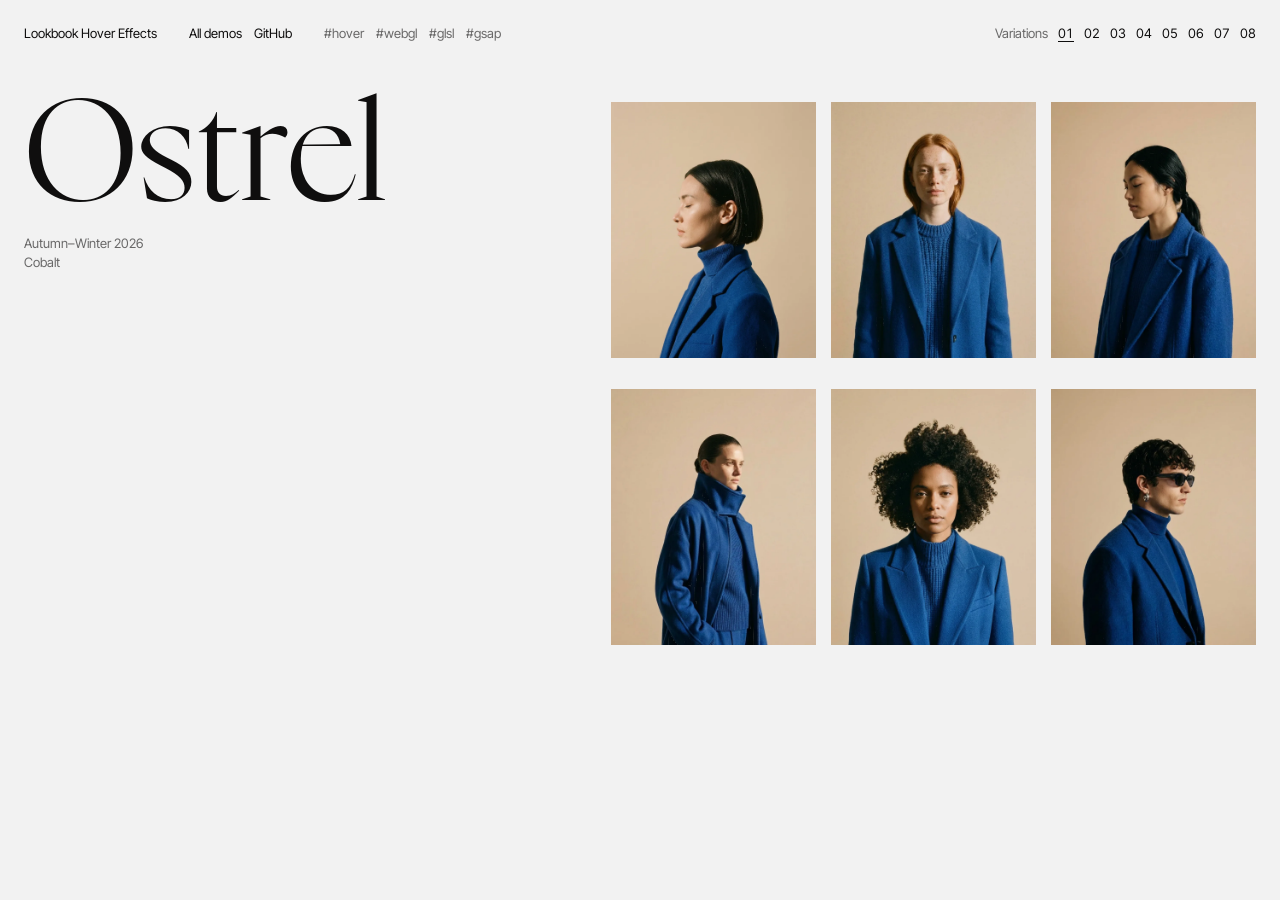
<file: index.html>
<!DOCTYPE html>
<html lang="en" class="no-js">
  <head>
    <meta charset="UTF-8" />
    <meta name="viewport" content="width=device-width, initial-scale=1" />
    <title>Lookbook Hover Effects | Demo 1 | Codrops</title>
    <meta name="description" content="Hover a photograph and a card's colour reaches its shadows before its highlights, so the picture draws the card's jagged edge. A WebGL and GSAP hover effect." />
    <meta name="keywords" content="hover effect, image hover, image grid, WebGL, GLSL shaders, GSAP" />
    <link rel="canonical" href="https://tympanus.net/Demos/LookbookHoverEffects/" />
    <meta name="theme-color" content="#f2f2f2" />
    <meta property="og:type" content="website" />
    <meta property="og:site_name" content="Codrops" />
    <meta property="og:title" content="Lookbook Hover Effects | Demo 1 | Codrops" />
    <meta property="og:description" content="Hover a photograph and a card's colour reaches its shadows before its highlights, so the picture draws the card's jagged edge. A WebGL and GSAP hover effect." />
    <meta property="og:url" content="https://tympanus.net/Demos/LookbookHoverEffects/" />
    <meta property="og:image" content="https://tympanus.net/Demos/LookbookHoverEffects/og-image.jpg" />
    <meta property="og:image:width" content="1200" />
    <meta property="og:image:height" content="630" />
    <meta property="og:image:alt" content="A lookbook grid of six portraits in cobalt on a beige backdrop; in one, the card’s colour has filled the model’s silhouette before the backdrop" />
    <meta name="twitter:card" content="summary_large_image" />
    <meta name="twitter:site" content="@codrops" />
    <meta name="twitter:title" content="Lookbook Hover Effects | Demo 1 | Codrops" />
    <meta name="twitter:description" content="Hover a photograph and a card's colour reaches its shadows before its highlights, so the picture draws the card's jagged edge. A WebGL and GSAP hover effect." />
    <meta name="twitter:image" content="https://tympanus.net/Demos/LookbookHoverEffects/og-image.jpg" />
    <meta name="twitter:image:alt" content="A lookbook grid of six portraits in cobalt on a beige backdrop; in one, the card’s colour has filled the model’s silhouette before the backdrop" />
    <link rel="icon" type="image/svg+xml" href="https://tympanus.net/favicon/favicon.svg" />
    <link rel="shortcut icon" href="https://tympanus.net/favicon/favicon.ico" />
    <link rel="preconnect" href="https://fonts.googleapis.com" />
    <link rel="preconnect" href="https://fonts.gstatic.com" crossorigin />
    <link rel="stylesheet" href="https://fonts.googleapis.com/css2?family=Inter+Tight:wght@400;600&display=swap" />
    <link rel="stylesheet" type="text/css" href="css/base.css" />
    <script>
      document.documentElement.className = 'js';
    </script>
    <!-- Added on the live server only, leave commented out in the repo -->
    <!--script src="//tympanus.net/codrops/adpacks/analytics.js"></script-->
  </head>

  <body class="demo-1 loading" data-effect="shadow-first">
    <header class="frame">
      <h1 class="frame__title">Lookbook Hover Effects</h1>
      <nav class="frame__links" aria-label="Demo links">
        <a href="https://tympanus.net/codrops/hub/">All demos</a>
        <a href="https://github.com/codrops/LookbookHoverEffects">GitHub</a>
      </nav>
      <nav class="frame__tags" aria-label="Tags">
        <a href="https://tympanus.net/codrops/hub/tag/hover/">#hover</a>
        <a href="https://tympanus.net/codrops/hub/tag/webgl/">#webgl</a>
        <a href="https://tympanus.net/codrops/hub/tag/glsl/">#glsl</a>
        <a href="https://tympanus.net/codrops/hub/tag/gsap/">#gsap</a>
      </nav>
      <nav class="frame__demos" aria-label="Variations">
        <span class="frame__demos-label">Variations</span>
        <span class="frame__demo frame__demo--current" aria-current="page">01</span>
        <a class="frame__demo" href="index2.html">02</a>
        <a class="frame__demo" href="index3.html">03</a>
        <a class="frame__demo" href="index4.html">04</a>
        <a class="frame__demo" href="index5.html">05</a>
        <a class="frame__demo" href="index6.html">06</a>
        <a class="frame__demo" href="index7.html">07</a>
        <a class="frame__demo" href="index8.html">08</a>
      </nav>
    </header>
    <main class="lookbook">
      <div class="lookbook__head">
        <h2 class="lookbook__brand">Ostrel</h2>
        <p class="lookbook__meta">Autumn–Winter 2026<br />Cobalt</p>
      </div>
      <ul class="looks">
        <li>
          <figure class="look">
            <img class="look__img" src="img/01/1.webp" width="960" height="1200" alt="Model with a sleek dark bob in profile, eyes closed, in a cobalt coat and rollneck against a plain beige backdrop" />
            <figcaption class="look__card">
              <span class="look__label">Look</span>
              <span class="look__num">01</span>
              <span class="look__pieces">Cobalt wool coat<br />Ribbed rollneck</span>
            </figcaption>
          </figure>
        </li>
        <li>
          <figure class="look">
            <img class="look__img" src="img/01/2.webp" width="960" height="1200" alt="Model with a copper bob facing the camera in a cobalt suit jacket and cable knit" />
            <figcaption class="look__card">
              <span class="look__label">Look</span>
              <span class="look__num">02</span>
              <span class="look__pieces">Cobalt suit<br />Cable knit</span>
            </figcaption>
          </figure>
        </li>
        <li>
          <figure class="look">
            <img class="look__img" src="img/01/3.webp" width="960" height="1200" alt="Model with black hair tied back, eyes lowered, in a long cobalt coat over a fine knit" />
            <figcaption class="look__card">
              <span class="look__label">Look</span>
              <span class="look__num">03</span>
              <span class="look__pieces">Long wool coat<br />Fine knit</span>
            </figcaption>
          </figure>
        </li>
        <li>
          <figure class="look">
            <img class="look__img" src="img/01/4.webp" width="960" height="1200" alt="Model with a slicked-back bun in a cobalt funnel-collar coat, looking away" />
            <figcaption class="look__card">
              <span class="look__label">Look</span>
              <span class="look__num">04</span>
              <span class="look__pieces">Funnel-collar coat<br />Rib knit</span>
            </figcaption>
          </figure>
        </li>
        <li>
          <figure class="look">
            <img class="look__img" src="img/01/5.webp" width="960" height="1200" alt="Model with natural curls facing the camera in a cobalt blazer over a rollneck" />
            <figcaption class="look__card">
              <span class="look__label">Look</span>
              <span class="look__num">05</span>
              <span class="look__pieces">Double-face blazer<br />Rollneck</span>
            </figcaption>
          </figure>
        </li>
        <li>
          <figure class="look">
            <img class="look__img" src="img/01/6.webp" width="960" height="1200" alt="Model with a curly fringe in profile, in dark sunglasses, a silver ear cuff and a cobalt coat" />
            <figcaption class="look__card">
              <span class="look__label">Look</span>
              <span class="look__num">06</span>
              <span class="look__pieces">Rollneck coat<br />Silver ear cuff</span>
            </figcaption>
          </figure>
        </li>
      </ul>
    </main>
    <script src="js/gsap.min.js"></script>
    <script type="module" src="js/index.js"></script>
    <!-- Added on the live server only, leave commented out in the repo -->
    <!--script src="https://tympanus.net/codrops/adpacks/cda_sponsor.js"></script-->
  </body>
</html>
</file>
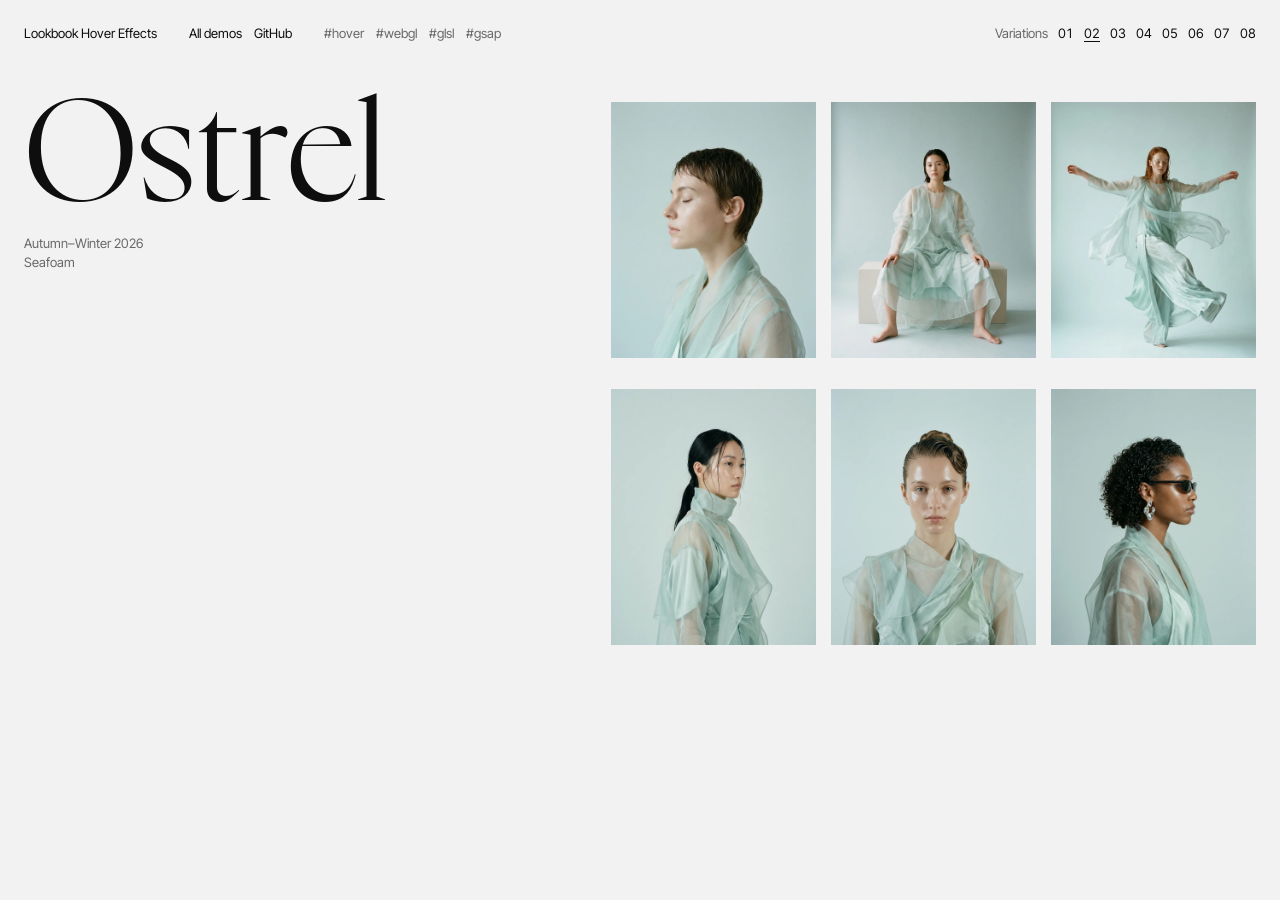
<file: index2.html>
<!DOCTYPE html>
<html lang="en" class="no-js">
  <head>
    <meta charset="UTF-8" />
    <meta name="viewport" content="width=device-width, initial-scale=1" />
    <title>Lookbook Hover Effects | Demo 2 | Codrops</title>
    <meta name="description" content="Hover a photograph and a drop of liquid glass swells from its middle, bending the picture in around it as a card shows through. A WebGL and GSAP hover effect." />
    <meta name="keywords" content="hover effect, image hover, image grid, WebGL, GLSL shaders, GSAP" />
    <link rel="canonical" href="https://tympanus.net/Demos/LookbookHoverEffects/index2.html" />
    <meta name="theme-color" content="#f2f2f2" />
    <meta property="og:type" content="website" />
    <meta property="og:site_name" content="Codrops" />
    <meta property="og:title" content="Lookbook Hover Effects | Demo 2 | Codrops" />
    <meta property="og:description" content="Hover a photograph and a drop of liquid glass swells from its middle, bending the picture in around it as a card shows through. A WebGL and GSAP hover effect." />
    <meta property="og:url" content="https://tympanus.net/Demos/LookbookHoverEffects/index2.html" />
    <meta property="og:image" content="https://tympanus.net/Demos/LookbookHoverEffects/og-image.jpg" />
    <meta property="og:image:width" content="1200" />
    <meta property="og:image:height" content="630" />
    <meta property="og:image:alt" content="A lookbook grid of six portraits in cobalt on a beige backdrop; in one, the card’s colour has filled the model’s silhouette before the backdrop" />
    <meta name="twitter:card" content="summary_large_image" />
    <meta name="twitter:site" content="@codrops" />
    <meta name="twitter:title" content="Lookbook Hover Effects | Demo 2 | Codrops" />
    <meta name="twitter:description" content="Hover a photograph and a drop of liquid glass swells from its middle, bending the picture in around it as a card shows through. A WebGL and GSAP hover effect." />
    <meta name="twitter:image" content="https://tympanus.net/Demos/LookbookHoverEffects/og-image.jpg" />
    <meta name="twitter:image:alt" content="A lookbook grid of six portraits in cobalt on a beige backdrop; in one, the card’s colour has filled the model’s silhouette before the backdrop" />
    <link rel="icon" type="image/svg+xml" href="https://tympanus.net/favicon/favicon.svg" />
    <link rel="shortcut icon" href="https://tympanus.net/favicon/favicon.ico" />
    <link rel="preconnect" href="https://fonts.googleapis.com" />
    <link rel="preconnect" href="https://fonts.gstatic.com" crossorigin />
    <link rel="stylesheet" href="https://fonts.googleapis.com/css2?family=Inter+Tight:wght@400;600&display=swap" />
    <link rel="stylesheet" type="text/css" href="css/base.css" />
    <script>
      document.documentElement.className = 'js';
    </script>
    <!-- Added on the live server only, leave commented out in the repo -->
    <!--script src="//tympanus.net/codrops/adpacks/analytics.js"></script-->
  </head>

  <body class="demo-2 loading" data-effect="glass">
    <header class="frame">
      <h1 class="frame__title">Lookbook Hover Effects</h1>
      <nav class="frame__links" aria-label="Demo links">
        <a href="https://tympanus.net/codrops/hub/">All demos</a>
        <a href="https://github.com/codrops/LookbookHoverEffects">GitHub</a>
      </nav>
      <nav class="frame__tags" aria-label="Tags">
        <a href="https://tympanus.net/codrops/hub/tag/hover/">#hover</a>
        <a href="https://tympanus.net/codrops/hub/tag/webgl/">#webgl</a>
        <a href="https://tympanus.net/codrops/hub/tag/glsl/">#glsl</a>
        <a href="https://tympanus.net/codrops/hub/tag/gsap/">#gsap</a>
      </nav>
      <nav class="frame__demos" aria-label="Variations">
        <span class="frame__demos-label">Variations</span>
        <a class="frame__demo" href="index.html">01</a>
        <span class="frame__demo frame__demo--current" aria-current="page">02</span>
        <a class="frame__demo" href="index3.html">03</a>
        <a class="frame__demo" href="index4.html">04</a>
        <a class="frame__demo" href="index5.html">05</a>
        <a class="frame__demo" href="index6.html">06</a>
        <a class="frame__demo" href="index7.html">07</a>
        <a class="frame__demo" href="index8.html">08</a>
      </nav>
    </header>
    <main class="lookbook">
      <div class="lookbook__head">
        <h2 class="lookbook__brand">Ostrel</h2>
        <p class="lookbook__meta">Autumn–Winter 2026<br />Seafoam</p>
      </div>
      <ul class="looks">
        <li>
          <figure class="look">
            <img class="look__img" src="img/02/1.webp" width="960" height="1200" alt="Model with a wet-look pixie cut in profile, eyes closed, in sheer mint organza" />
            <figcaption class="look__card">
              <span class="look__label">Look</span>
              <span class="look__num">01</span>
              <span class="look__pieces">Organza shirt<br />Silk slip</span>
            </figcaption>
          </figure>
        </li>
        <li>
          <figure class="look">
            <img class="look__img" src="img/02/2.webp" width="960" height="1200" alt="Model with a dark bob seated barefoot on a plinth in layered sheer mint organza" />
            <figcaption class="look__card">
              <span class="look__label">Look</span>
              <span class="look__num">02</span>
              <span class="look__pieces">Layered organza<br />Silk trousers</span>
            </figcaption>
          </figure>
        </li>
        <li>
          <figure class="look">
            <img class="look__img" src="img/02/3.webp" width="960" height="1200" alt="Model with wet copper hair, arms out, in flowing sheer seafoam layers" />
            <figcaption class="look__card">
              <span class="look__label">Look</span>
              <span class="look__num">03</span>
              <span class="look__pieces">Organza coat<br />Bias skirt</span>
            </figcaption>
          </figure>
        </li>
        <li>
          <figure class="look">
            <img class="look__img" src="img/02/4.webp" width="960" height="1200" alt="Model with long black hair tied back in a high-collared sheer mint jacket" />
            <figcaption class="look__card">
              <span class="look__label">Look</span>
              <span class="look__num">04</span>
              <span class="look__pieces">Sheer funnel jacket<br />Silk shell</span>
            </figcaption>
          </figure>
        </li>
        <li>
          <figure class="look">
            <img class="look__img" src="img/02/5.webp" width="960" height="1200" alt="Model with a slicked-back bun facing the camera in draped sheer mint organza" />
            <figcaption class="look__card">
              <span class="look__label">Look</span>
              <span class="look__num">05</span>
              <span class="look__pieces">Draped organza<br />Silk camisole</span>
            </figcaption>
          </figure>
        </li>
        <li>
          <figure class="look">
            <img class="look__img" src="img/02/6.webp" width="960" height="1200" alt="Model with natural curls in profile, in dark sunglasses, a sculpted silver earring and sheer mint layers" />
            <figcaption class="look__card">
              <span class="look__label">Look</span>
              <span class="look__num">06</span>
              <span class="look__pieces">Sheer trench<br />Sculpted earring</span>
            </figcaption>
          </figure>
        </li>
      </ul>
    </main>
    <script src="js/gsap.min.js"></script>
    <script type="module" src="js/index.js"></script>
    <!-- Added on the live server only, leave commented out in the repo -->
    <!--script src="https://tympanus.net/codrops/adpacks/cda_sponsor.js"></script-->
  </body>
</html>
</file>
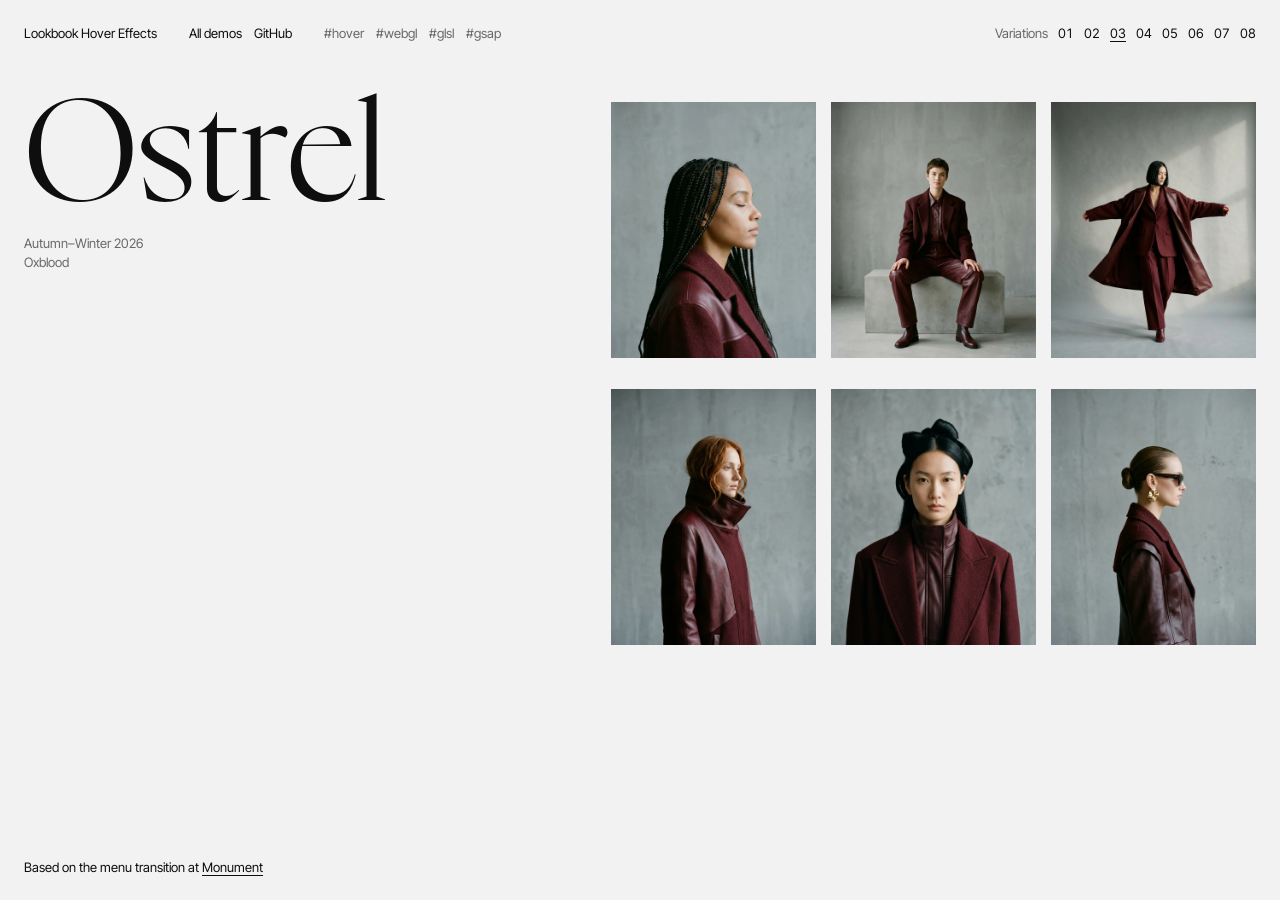
<file: index3.html>
<!DOCTYPE html>
<html lang="en" class="no-js">
  <head>
    <meta charset="UTF-8" />
    <meta name="viewport" content="width=device-width, initial-scale=1" />
    <title>Lookbook Hover Effects | Demo 3 | Codrops</title>
    <meta name="description" content="Hover a photograph and a card reaches in after the pointer, its edge jagged while you move and straight when you stop. A CSS clip-path and GSAP hover effect." />
    <meta name="keywords" content="hover effect, image hover, image grid, CSS clip-path, GSAP" />
    <link rel="canonical" href="https://tympanus.net/Demos/LookbookHoverEffects/index3.html" />
    <meta name="theme-color" content="#f2f2f2" />
    <meta property="og:type" content="website" />
    <meta property="og:site_name" content="Codrops" />
    <meta property="og:title" content="Lookbook Hover Effects | Demo 3 | Codrops" />
    <meta property="og:description" content="Hover a photograph and a card reaches in after the pointer, its edge jagged while you move and straight when you stop. A CSS clip-path and GSAP hover effect." />
    <meta property="og:url" content="https://tympanus.net/Demos/LookbookHoverEffects/index3.html" />
    <meta property="og:image" content="https://tympanus.net/Demos/LookbookHoverEffects/og-image.jpg" />
    <meta property="og:image:width" content="1200" />
    <meta property="og:image:height" content="630" />
    <meta property="og:image:alt" content="A lookbook grid of six portraits in cobalt on a beige backdrop; in one, the card’s colour has filled the model’s silhouette before the backdrop" />
    <meta name="twitter:card" content="summary_large_image" />
    <meta name="twitter:site" content="@codrops" />
    <meta name="twitter:title" content="Lookbook Hover Effects | Demo 3 | Codrops" />
    <meta name="twitter:description" content="Hover a photograph and a card reaches in after the pointer, its edge jagged while you move and straight when you stop. A CSS clip-path and GSAP hover effect." />
    <meta name="twitter:image" content="https://tympanus.net/Demos/LookbookHoverEffects/og-image.jpg" />
    <meta name="twitter:image:alt" content="A lookbook grid of six portraits in cobalt on a beige backdrop; in one, the card’s colour has filled the model’s silhouette before the backdrop" />
    <link rel="icon" type="image/svg+xml" href="https://tympanus.net/favicon/favicon.svg" />
    <link rel="shortcut icon" href="https://tympanus.net/favicon/favicon.ico" />
    <link rel="preconnect" href="https://fonts.googleapis.com" />
    <link rel="preconnect" href="https://fonts.gstatic.com" crossorigin />
    <link rel="stylesheet" href="https://fonts.googleapis.com/css2?family=Inter+Tight:wght@400;600&display=swap" />
    <link rel="stylesheet" type="text/css" href="css/base.css" />
    <script>
      document.documentElement.className = 'js';
    </script>
    <!-- Added on the live server only, leave commented out in the repo -->
    <!--script src="//tympanus.net/codrops/adpacks/analytics.js"></script-->
  </head>

  <body class="demo-3 loading" data-effect="reach">
    <header class="frame">
      <h1 class="frame__title">Lookbook Hover Effects</h1>
      <nav class="frame__links" aria-label="Demo links">
        <a href="https://tympanus.net/codrops/hub/">All demos</a>
        <a href="https://github.com/codrops/LookbookHoverEffects">GitHub</a>
      </nav>
      <nav class="frame__tags" aria-label="Tags">
        <a href="https://tympanus.net/codrops/hub/tag/hover/">#hover</a>
        <a href="https://tympanus.net/codrops/hub/tag/webgl/">#webgl</a>
        <a href="https://tympanus.net/codrops/hub/tag/glsl/">#glsl</a>
        <a href="https://tympanus.net/codrops/hub/tag/gsap/">#gsap</a>
      </nav>
      <nav class="frame__demos" aria-label="Variations">
        <span class="frame__demos-label">Variations</span>
        <a class="frame__demo" href="index.html">01</a>
        <a class="frame__demo" href="index2.html">02</a>
        <span class="frame__demo frame__demo--current" aria-current="page">03</span>
        <a class="frame__demo" href="index4.html">04</a>
        <a class="frame__demo" href="index5.html">05</a>
        <a class="frame__demo" href="index6.html">06</a>
        <a class="frame__demo" href="index7.html">07</a>
        <a class="frame__demo" href="index8.html">08</a>
      </nav>
    </header>
    <main class="lookbook">
      <div class="lookbook__head">
        <h2 class="lookbook__brand">Ostrel</h2>
        <p class="lookbook__meta">Autumn–Winter 2026<br />Oxblood</p>
      </div>
      <ul class="looks">
        <li>
          <figure class="look">
            <img class="look__img" src="img/03/1.webp" width="960" height="1200" alt="Model with long braids in profile, eyes closed, in an oxblood wool coat with leather panels" />
            <figcaption class="look__card">
              <span class="look__label">Look</span>
              <span class="look__num">01</span>
              <span class="look__pieces">Leather-panel coat<br />Oxblood wool</span>
            </figcaption>
          </figure>
        </li>
        <li>
          <figure class="look">
            <img class="look__img" src="img/03/2.webp" width="960" height="1200" alt="Model with a pixie cut seated on a concrete plinth in an oxblood blazer and leather trousers" />
            <figcaption class="look__card">
              <span class="look__label">Look</span>
              <span class="look__num">02</span>
              <span class="look__pieces">Wool blazer<br />Leather trousers</span>
            </figcaption>
          </figure>
        </li>
        <li>
          <figure class="look">
            <img class="look__img" src="img/03/3.webp" width="960" height="1200" alt="Model with a sleek bob, arms out, in a long oxblood leather coat over a wool suit" />
            <figcaption class="look__card">
              <span class="look__label">Look</span>
              <span class="look__num">03</span>
              <span class="look__pieces">Long leather coat<br />Wool suit</span>
            </figcaption>
          </figure>
        </li>
        <li>
          <figure class="look">
            <img class="look__img" src="img/03/4.webp" width="960" height="1200" alt="Model with copper hair in a high-collared oxblood leather coat, looking away" />
            <figcaption class="look__card">
              <span class="look__label">Look</span>
              <span class="look__num">04</span>
              <span class="look__pieces">Funnel-neck leather coat<br />Wool</span>
            </figcaption>
          </figure>
        </li>
        <li>
          <figure class="look">
            <img class="look__img" src="img/03/5.webp" width="960" height="1200" alt="Model with a sculptural black hair knot facing the camera in an oxblood coat over a leather shirt" />
            <figcaption class="look__card">
              <span class="look__label">Look</span>
              <span class="look__num">05</span>
              <span class="look__pieces">Double-breasted coat<br />Leather shirt</span>
            </figcaption>
          </figure>
        </li>
        <li>
          <figure class="look">
            <img class="look__img" src="img/03/6.webp" width="960" height="1200" alt="Model with a slicked-back bun in profile, in dark sunglasses, a gold earring and an oxblood leather jacket" />
            <figcaption class="look__card">
              <span class="look__label">Look</span>
              <span class="look__num">06</span>
              <span class="look__pieces">Leather-sleeve jacket<br />Gold earring</span>
            </figcaption>
          </figure>
        </li>
      </ul>
    </main>
    <p class="credit">Based on the menu transition at <a href="https://monument.tv/">Monument</a></p>
    <script src="js/gsap.min.js"></script>
    <script type="module" src="js/index.js"></script>
    <!-- Added on the live server only, leave commented out in the repo -->
    <!--script src="https://tympanus.net/codrops/adpacks/cda_sponsor.js"></script-->
  </body>
</html>
</file>
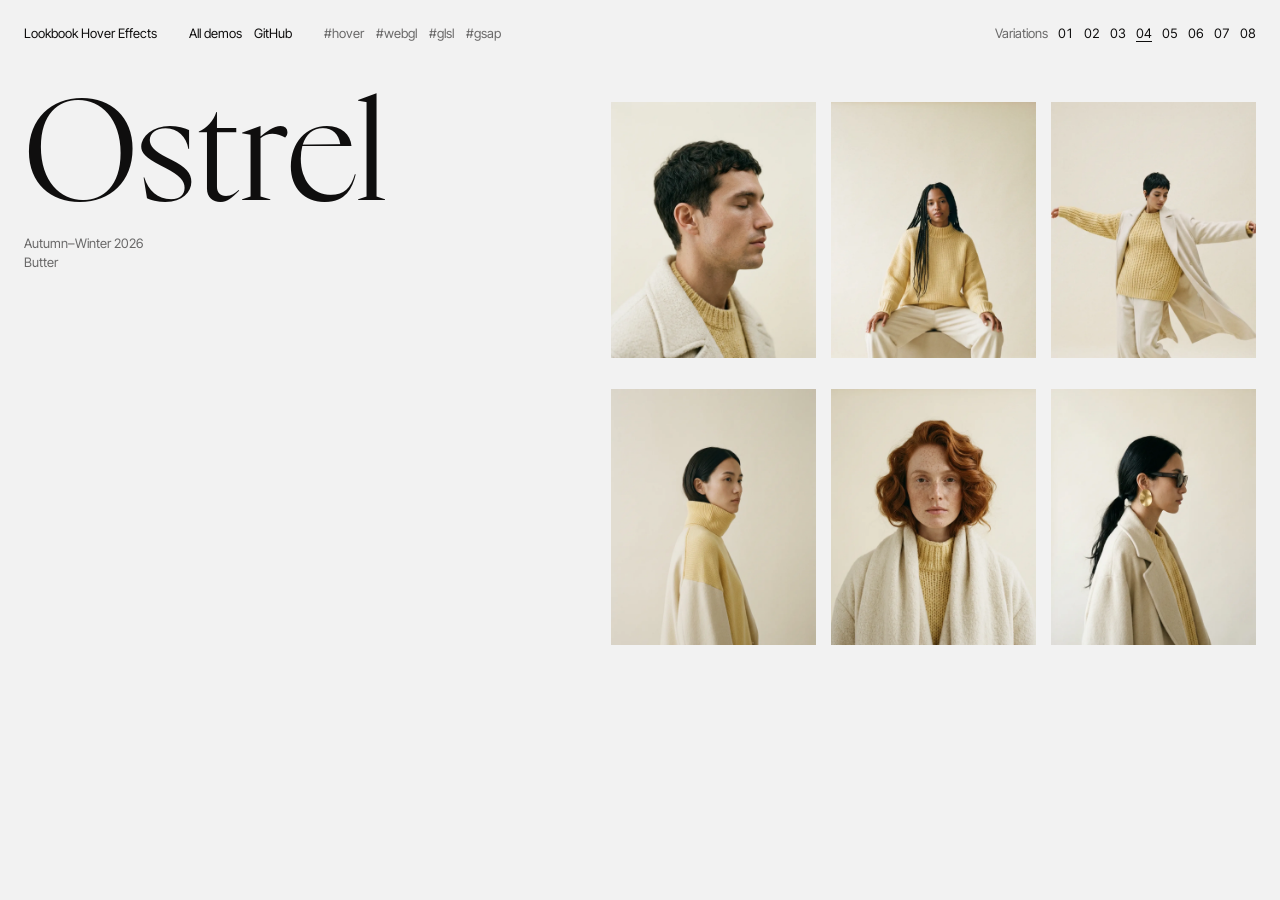
<file: index4.html>
<!DOCTYPE html>
<html lang="en" class="no-js">
  <head>
    <meta charset="UTF-8" />
    <meta name="viewport" content="width=device-width, initial-scale=1" />
    <title>Lookbook Hover Effects | Demo 4 | Codrops</title>
    <meta name="description" content="Hover a photograph and it comes apart in its tones, lights, then mid-tones, then shadows sliding away to show a card beneath. A WebGL and GSAP hover effect." />
    <meta name="keywords" content="hover effect, image hover, image grid, WebGL, GLSL shaders, GSAP" />
    <link rel="canonical" href="https://tympanus.net/Demos/LookbookHoverEffects/index4.html" />
    <meta name="theme-color" content="#f2f2f2" />
    <meta property="og:type" content="website" />
    <meta property="og:site_name" content="Codrops" />
    <meta property="og:title" content="Lookbook Hover Effects | Demo 4 | Codrops" />
    <meta property="og:description" content="Hover a photograph and it comes apart in its tones, lights, then mid-tones, then shadows sliding away to show a card beneath. A WebGL and GSAP hover effect." />
    <meta property="og:url" content="https://tympanus.net/Demos/LookbookHoverEffects/index4.html" />
    <meta property="og:image" content="https://tympanus.net/Demos/LookbookHoverEffects/og-image.jpg" />
    <meta property="og:image:width" content="1200" />
    <meta property="og:image:height" content="630" />
    <meta property="og:image:alt" content="A lookbook grid of six portraits in cobalt on a beige backdrop; in one, the card’s colour has filled the model’s silhouette before the backdrop" />
    <meta name="twitter:card" content="summary_large_image" />
    <meta name="twitter:site" content="@codrops" />
    <meta name="twitter:title" content="Lookbook Hover Effects | Demo 4 | Codrops" />
    <meta name="twitter:description" content="Hover a photograph and it comes apart in its tones, lights, then mid-tones, then shadows sliding away to show a card beneath. A WebGL and GSAP hover effect." />
    <meta name="twitter:image" content="https://tympanus.net/Demos/LookbookHoverEffects/og-image.jpg" />
    <meta name="twitter:image:alt" content="A lookbook grid of six portraits in cobalt on a beige backdrop; in one, the card’s colour has filled the model’s silhouette before the backdrop" />
    <link rel="icon" type="image/svg+xml" href="https://tympanus.net/favicon/favicon.svg" />
    <link rel="shortcut icon" href="https://tympanus.net/favicon/favicon.ico" />
    <link rel="preconnect" href="https://fonts.googleapis.com" />
    <link rel="preconnect" href="https://fonts.gstatic.com" crossorigin />
    <link rel="stylesheet" href="https://fonts.googleapis.com/css2?family=Inter+Tight:wght@400;600&display=swap" />
    <link rel="stylesheet" type="text/css" href="css/base.css" />
    <script>
      document.documentElement.className = 'js';
    </script>
    <!-- Added on the live server only, leave commented out in the repo -->
    <!--script src="//tympanus.net/codrops/adpacks/analytics.js"></script-->
  </head>

  <body class="demo-4 loading" data-effect="lift">
    <header class="frame">
      <h1 class="frame__title">Lookbook Hover Effects</h1>
      <nav class="frame__links" aria-label="Demo links">
        <a href="https://tympanus.net/codrops/hub/">All demos</a>
        <a href="https://github.com/codrops/LookbookHoverEffects">GitHub</a>
      </nav>
      <nav class="frame__tags" aria-label="Tags">
        <a href="https://tympanus.net/codrops/hub/tag/hover/">#hover</a>
        <a href="https://tympanus.net/codrops/hub/tag/webgl/">#webgl</a>
        <a href="https://tympanus.net/codrops/hub/tag/glsl/">#glsl</a>
        <a href="https://tympanus.net/codrops/hub/tag/gsap/">#gsap</a>
      </nav>
      <nav class="frame__demos" aria-label="Variations">
        <span class="frame__demos-label">Variations</span>
        <a class="frame__demo" href="index.html">01</a>
        <a class="frame__demo" href="index2.html">02</a>
        <a class="frame__demo" href="index3.html">03</a>
        <span class="frame__demo frame__demo--current" aria-current="page">04</span>
        <a class="frame__demo" href="index5.html">05</a>
        <a class="frame__demo" href="index6.html">06</a>
        <a class="frame__demo" href="index7.html">07</a>
        <a class="frame__demo" href="index8.html">08</a>
      </nav>
    </header>
    <main class="lookbook">
      <div class="lookbook__head">
        <h2 class="lookbook__brand">Ostrel</h2>
        <p class="lookbook__meta">Autumn–Winter 2026<br />Butter</p>
      </div>
      <ul class="looks">
        <li>
          <figure class="look">
            <img class="look__img" src="img/04/1.webp" width="960" height="1200" alt="Model with short dark wavy hair in profile, eyes closed, in a cream coat over a butter-yellow knit" />
            <figcaption class="look__card">
              <span class="look__label">Look</span>
              <span class="look__num">01</span>
              <span class="look__pieces">Bouclé coat<br />Butter knit</span>
            </figcaption>
          </figure>
        </li>
        <li>
          <figure class="look">
            <img class="look__img" src="img/04/2.webp" width="960" height="1200" alt="Model with long braids seated on a plinth in a butter-yellow chunky knit and cream trousers" />
            <figcaption class="look__card">
              <span class="look__label">Look</span>
              <span class="look__num">02</span>
              <span class="look__pieces">Chunky knit<br />Cream trousers</span>
            </figcaption>
          </figure>
        </li>
        <li>
          <figure class="look">
            <img class="look__img" src="img/04/3.webp" width="960" height="1200" alt="Model with a dark pixie cut, arm out, in a long cream coat over a butter-yellow knit" />
            <figcaption class="look__card">
              <span class="look__label">Look</span>
              <span class="look__num">03</span>
              <span class="look__pieces">Long cream coat<br />Butter knit</span>
            </figcaption>
          </figure>
        </li>
        <li>
          <figure class="look">
            <img class="look__img" src="img/04/4.webp" width="960" height="1200" alt="Model with a dark bob in a butter-yellow rollneck with cream wool panels, looking back" />
            <figcaption class="look__card">
              <span class="look__label">Look</span>
              <span class="look__num">04</span>
              <span class="look__pieces">Rollneck knit<br />Cream wool</span>
            </figcaption>
          </figure>
        </li>
        <li>
          <figure class="look">
            <img class="look__img" src="img/04/5.webp" width="960" height="1200" alt="Model with copper curls and freckles facing the camera in a cream blanket coat over a butter knit" />
            <figcaption class="look__card">
              <span class="look__label">Look</span>
              <span class="look__num">05</span>
              <span class="look__pieces">Blanket coat<br />Rib knit</span>
            </figcaption>
          </figure>
        </li>
        <li>
          <figure class="look">
            <img class="look__img" src="img/04/6.webp" width="960" height="1200" alt="Model with a dark ponytail in profile, in dark sunglasses, a gold earring and a cream wool coat" />
            <figcaption class="look__card">
              <span class="look__label">Look</span>
              <span class="look__num">06</span>
              <span class="look__pieces">Cream wool coat<br />Gold earring</span>
            </figcaption>
          </figure>
        </li>
      </ul>
    </main>
    <script src="js/gsap.min.js"></script>
    <script type="module" src="js/index.js"></script>
    <!-- Added on the live server only, leave commented out in the repo -->
    <!--script src="https://tympanus.net/codrops/adpacks/cda_sponsor.js"></script-->
  </body>
</html>
</file>
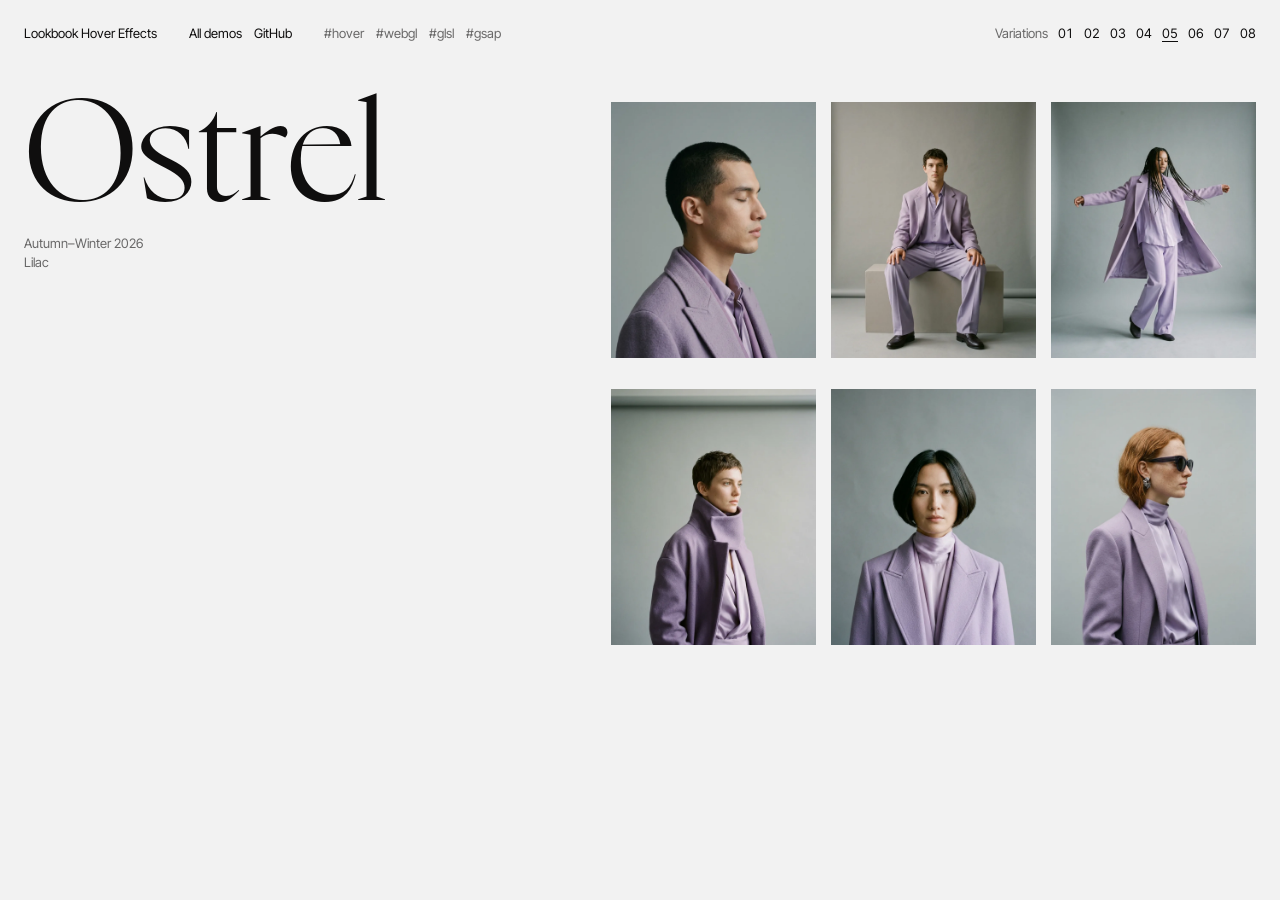
<file: index5.html>
<!DOCTYPE html>
<html lang="en" class="no-js">
  <head>
    <meta charset="UTF-8" />
    <meta name="viewport" content="width=device-width, initial-scale=1" />
    <title>Lookbook Hover Effects | Demo 5 | Codrops</title>
    <meta name="description" content="Hover a photograph and it peels back like a print from the nearest corner, uncovering a card that brightens as it comes off. A WebGL and GSAP hover effect." />
    <meta name="keywords" content="hover effect, image hover, image grid, WebGL, GLSL shaders, GSAP" />
    <link rel="canonical" href="https://tympanus.net/Demos/LookbookHoverEffects/index5.html" />
    <meta name="theme-color" content="#f2f2f2" />
    <meta property="og:type" content="website" />
    <meta property="og:site_name" content="Codrops" />
    <meta property="og:title" content="Lookbook Hover Effects | Demo 5 | Codrops" />
    <meta property="og:description" content="Hover a photograph and it peels back like a print from the nearest corner, uncovering a card that brightens as it comes off. A WebGL and GSAP hover effect." />
    <meta property="og:url" content="https://tympanus.net/Demos/LookbookHoverEffects/index5.html" />
    <meta property="og:image" content="https://tympanus.net/Demos/LookbookHoverEffects/og-image.jpg" />
    <meta property="og:image:width" content="1200" />
    <meta property="og:image:height" content="630" />
    <meta property="og:image:alt" content="A lookbook grid of six portraits in cobalt on a beige backdrop; in one, the card’s colour has filled the model’s silhouette before the backdrop" />
    <meta name="twitter:card" content="summary_large_image" />
    <meta name="twitter:site" content="@codrops" />
    <meta name="twitter:title" content="Lookbook Hover Effects | Demo 5 | Codrops" />
    <meta name="twitter:description" content="Hover a photograph and it peels back like a print from the nearest corner, uncovering a card that brightens as it comes off. A WebGL and GSAP hover effect." />
    <meta name="twitter:image" content="https://tympanus.net/Demos/LookbookHoverEffects/og-image.jpg" />
    <meta name="twitter:image:alt" content="A lookbook grid of six portraits in cobalt on a beige backdrop; in one, the card’s colour has filled the model’s silhouette before the backdrop" />
    <link rel="icon" type="image/svg+xml" href="https://tympanus.net/favicon/favicon.svg" />
    <link rel="shortcut icon" href="https://tympanus.net/favicon/favicon.ico" />
    <link rel="preconnect" href="https://fonts.googleapis.com" />
    <link rel="preconnect" href="https://fonts.gstatic.com" crossorigin />
    <link rel="stylesheet" href="https://fonts.googleapis.com/css2?family=Inter+Tight:wght@400;600&display=swap" />
    <link rel="stylesheet" type="text/css" href="css/base.css" />
    <script>
      document.documentElement.className = 'js';
    </script>
    <!-- Added on the live server only, leave commented out in the repo -->
    <!--script src="//tympanus.net/codrops/adpacks/analytics.js"></script-->
  </head>

  <body class="demo-5 loading" data-effect="peel">
    <header class="frame">
      <h1 class="frame__title">Lookbook Hover Effects</h1>
      <nav class="frame__links" aria-label="Demo links">
        <a href="https://tympanus.net/codrops/hub/">All demos</a>
        <a href="https://github.com/codrops/LookbookHoverEffects">GitHub</a>
      </nav>
      <nav class="frame__tags" aria-label="Tags">
        <a href="https://tympanus.net/codrops/hub/tag/hover/">#hover</a>
        <a href="https://tympanus.net/codrops/hub/tag/webgl/">#webgl</a>
        <a href="https://tympanus.net/codrops/hub/tag/glsl/">#glsl</a>
        <a href="https://tympanus.net/codrops/hub/tag/gsap/">#gsap</a>
      </nav>
      <nav class="frame__demos" aria-label="Variations">
        <span class="frame__demos-label">Variations</span>
        <a class="frame__demo" href="index.html">01</a>
        <a class="frame__demo" href="index2.html">02</a>
        <a class="frame__demo" href="index3.html">03</a>
        <a class="frame__demo" href="index4.html">04</a>
        <span class="frame__demo frame__demo--current" aria-current="page">05</span>
        <a class="frame__demo" href="index6.html">06</a>
        <a class="frame__demo" href="index7.html">07</a>
        <a class="frame__demo" href="index8.html">08</a>
      </nav>
    </header>
    <main class="lookbook">
      <div class="lookbook__head">
        <h2 class="lookbook__brand">Ostrel</h2>
        <p class="lookbook__meta">Autumn–Winter 2026<br />Lilac</p>
      </div>
      <ul class="looks">
        <li>
          <figure class="look">
            <img class="look__img" src="img/05/1.webp" width="960" height="1200" alt="Model with close-cropped hair in profile, eyes closed, in a lilac blazer and silk shirt" />
            <figcaption class="look__card">
              <span class="look__label">Look</span>
              <span class="look__num">01</span>
              <span class="look__pieces">Lilac blazer<br />Silk shirt</span>
            </figcaption>
          </figure>
        </li>
        <li>
          <figure class="look">
            <img class="look__img" src="img/05/2.webp" width="960" height="1200" alt="Model with short wavy hair seated on a plinth in a lilac suit" />
            <figcaption class="look__card">
              <span class="look__label">Look</span>
              <span class="look__num">02</span>
              <span class="look__pieces">Lilac suit<br />Silk shirt</span>
            </figcaption>
          </figure>
        </li>
        <li>
          <figure class="look">
            <img class="look__img" src="img/05/3.webp" width="960" height="1200" alt="Model with long braids, arms out, in a long lilac coat over wide trousers" />
            <figcaption class="look__card">
              <span class="look__label">Look</span>
              <span class="look__num">03</span>
              <span class="look__pieces">Lilac coat<br />Wide trousers</span>
            </figcaption>
          </figure>
        </li>
        <li>
          <figure class="look">
            <img class="look__img" src="img/05/4.webp" width="960" height="1200" alt="Model with a pixie cut in a funnel-collared lilac coat, looking away" />
            <figcaption class="look__card">
              <span class="look__label">Look</span>
              <span class="look__num">04</span>
              <span class="look__pieces">Funnel-collar coat<br />Silk</span>
            </figcaption>
          </figure>
        </li>
        <li>
          <figure class="look">
            <img class="look__img" src="img/05/5.webp" width="960" height="1200" alt="Model with a dark bob facing the camera in a lilac wool coat over a satin rollneck" />
            <figcaption class="look__card">
              <span class="look__label">Look</span>
              <span class="look__num">05</span>
              <span class="look__pieces">Wool coat<br />Satin rollneck</span>
            </figcaption>
          </figure>
        </li>
        <li>
          <figure class="look">
            <img class="look__img" src="img/05/6.webp" width="960" height="1200" alt="Model with copper hair in profile, in dark sunglasses, an earring and a lilac blazer" />
            <figcaption class="look__card">
              <span class="look__label">Look</span>
              <span class="look__num">06</span>
              <span class="look__pieces">Lilac blazer<br />Satin rollneck</span>
            </figcaption>
          </figure>
        </li>
      </ul>
    </main>
    <script src="js/gsap.min.js"></script>
    <script type="module" src="js/index.js"></script>
    <!-- Added on the live server only, leave commented out in the repo -->
    <!--script src="https://tympanus.net/codrops/adpacks/cda_sponsor.js"></script-->
  </body>
</html>
</file>
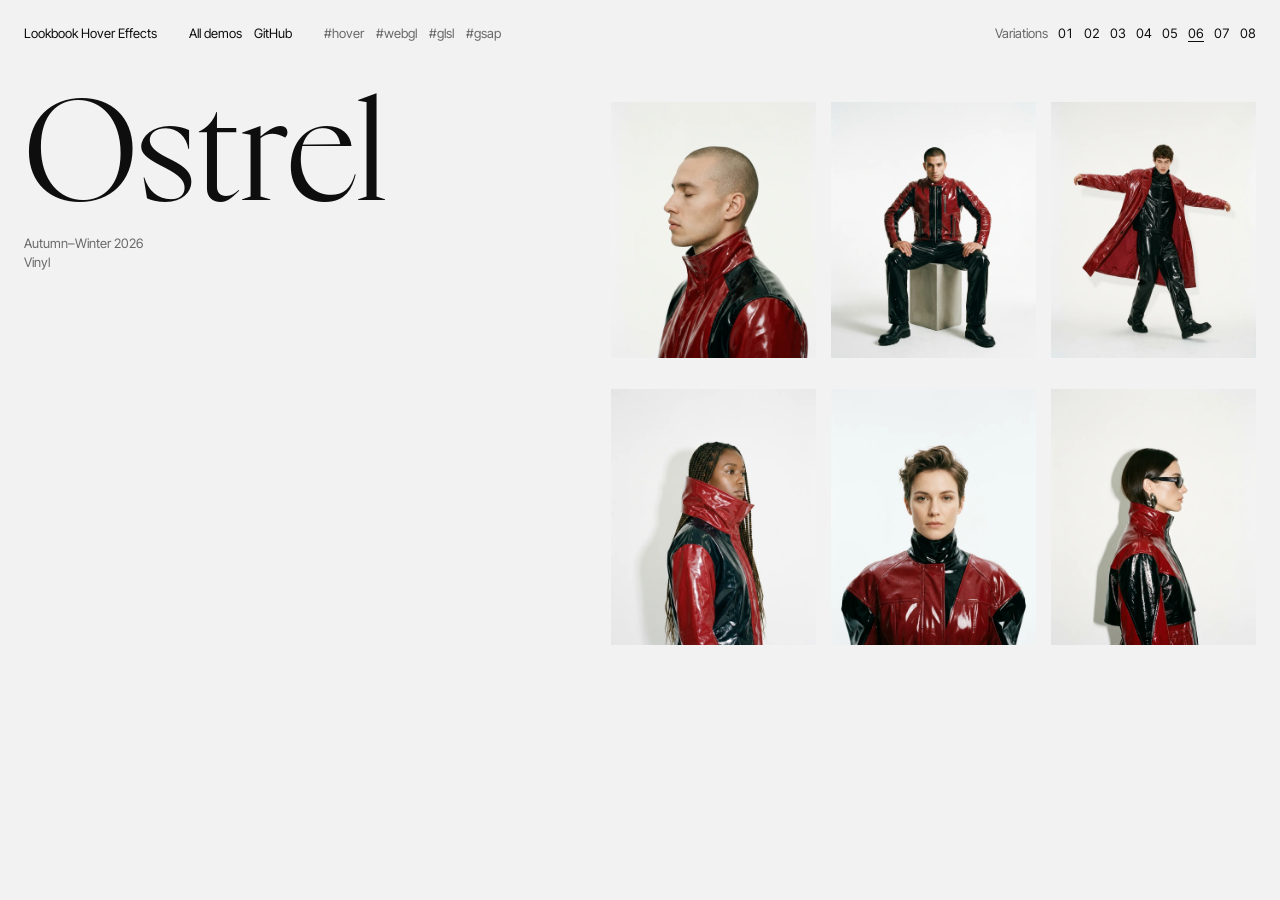
<file: index6.html>
<!DOCTYPE html>
<html lang="en" class="no-js">
  <head>
    <meta charset="UTF-8" />
    <meta name="viewport" content="width=device-width, initial-scale=1" />
    <title>Lookbook Hover Effects | Demo 6 | Codrops</title>
    <meta name="description" content="Hover a photograph and the pointer heats it like plastic film: it sags, stretches and tears open in glossy holes to show a card. A WebGL and GSAP hover effect." />
    <meta name="keywords" content="hover effect, image hover, image grid, WebGL, GLSL shaders, GSAP" />
    <link rel="canonical" href="https://tympanus.net/Demos/LookbookHoverEffects/index6.html" />
    <meta name="theme-color" content="#f2f2f2" />
    <meta property="og:type" content="website" />
    <meta property="og:site_name" content="Codrops" />
    <meta property="og:title" content="Lookbook Hover Effects | Demo 6 | Codrops" />
    <meta property="og:description" content="Hover a photograph and the pointer heats it like plastic film: it sags, stretches and tears open in glossy holes to show a card. A WebGL and GSAP hover effect." />
    <meta property="og:url" content="https://tympanus.net/Demos/LookbookHoverEffects/index6.html" />
    <meta property="og:image" content="https://tympanus.net/Demos/LookbookHoverEffects/og-image.jpg" />
    <meta property="og:image:width" content="1200" />
    <meta property="og:image:height" content="630" />
    <meta property="og:image:alt" content="A lookbook grid of six portraits in cobalt on a beige backdrop; in one, the card’s colour has filled the model’s silhouette before the backdrop" />
    <meta name="twitter:card" content="summary_large_image" />
    <meta name="twitter:site" content="@codrops" />
    <meta name="twitter:title" content="Lookbook Hover Effects | Demo 6 | Codrops" />
    <meta name="twitter:description" content="Hover a photograph and the pointer heats it like plastic film: it sags, stretches and tears open in glossy holes to show a card. A WebGL and GSAP hover effect." />
    <meta name="twitter:image" content="https://tympanus.net/Demos/LookbookHoverEffects/og-image.jpg" />
    <meta name="twitter:image:alt" content="A lookbook grid of six portraits in cobalt on a beige backdrop; in one, the card’s colour has filled the model’s silhouette before the backdrop" />
    <link rel="icon" type="image/svg+xml" href="https://tympanus.net/favicon/favicon.svg" />
    <link rel="shortcut icon" href="https://tympanus.net/favicon/favicon.ico" />
    <link rel="preconnect" href="https://fonts.googleapis.com" />
    <link rel="preconnect" href="https://fonts.gstatic.com" crossorigin />
    <link rel="stylesheet" href="https://fonts.googleapis.com/css2?family=Inter+Tight:wght@400;600&display=swap" />
    <link rel="stylesheet" type="text/css" href="css/base.css" />
    <script>
      document.documentElement.className = 'js';
    </script>
    <!-- Added on the live server only, leave commented out in the repo -->
    <!--script src="//tympanus.net/codrops/adpacks/analytics.js"></script-->
  </head>

  <body class="demo-6 loading" data-effect="melt">
    <header class="frame">
      <h1 class="frame__title">Lookbook Hover Effects</h1>
      <nav class="frame__links" aria-label="Demo links">
        <a href="https://tympanus.net/codrops/hub/">All demos</a>
        <a href="https://github.com/codrops/LookbookHoverEffects">GitHub</a>
      </nav>
      <nav class="frame__tags" aria-label="Tags">
        <a href="https://tympanus.net/codrops/hub/tag/hover/">#hover</a>
        <a href="https://tympanus.net/codrops/hub/tag/webgl/">#webgl</a>
        <a href="https://tympanus.net/codrops/hub/tag/glsl/">#glsl</a>
        <a href="https://tympanus.net/codrops/hub/tag/gsap/">#gsap</a>
      </nav>
      <nav class="frame__demos" aria-label="Variations">
        <span class="frame__demos-label">Variations</span>
        <a class="frame__demo" href="index.html">01</a>
        <a class="frame__demo" href="index2.html">02</a>
        <a class="frame__demo" href="index3.html">03</a>
        <a class="frame__demo" href="index4.html">04</a>
        <a class="frame__demo" href="index5.html">05</a>
        <span class="frame__demo frame__demo--current" aria-current="page">06</span>
        <a class="frame__demo" href="index7.html">07</a>
        <a class="frame__demo" href="index8.html">08</a>
      </nav>
    </header>
    <main class="lookbook">
      <div class="lookbook__head">
        <h2 class="lookbook__brand">Ostrel</h2>
        <p class="lookbook__meta">Autumn–Winter 2026<br />Vinyl</p>
      </div>
      <ul class="looks">
        <li>
          <figure class="look">
            <img class="look__img" src="img/06/1.webp" width="960" height="1200" alt="Model with a shaved head in profile, eyes closed, in a high-collared cherry-red and black vinyl jacket" />
            <figcaption class="look__card">
              <span class="look__label">Look</span>
              <span class="look__num">01</span>
              <span class="look__pieces">Vinyl jacket<br />Black panels</span>
            </figcaption>
          </figure>
        </li>
        <li>
          <figure class="look">
            <img class="look__img" src="img/06/2.webp" width="960" height="1200" alt="Model with close-cropped hair seated on a plinth in a red and black vinyl jacket and black patent trousers" />
            <figcaption class="look__card">
              <span class="look__label">Look</span>
              <span class="look__num">02</span>
              <span class="look__pieces">Vinyl biker<br />Patent trousers</span>
            </figcaption>
          </figure>
        </li>
        <li>
          <figure class="look">
            <img class="look__img" src="img/06/3.webp" width="960" height="1200" alt="Model with wavy hair, arm out, in a long cherry-red vinyl coat over black vinyl" />
            <figcaption class="look__card">
              <span class="look__label">Look</span>
              <span class="look__num">03</span>
              <span class="look__pieces">Red vinyl coat<br />Patent trousers</span>
            </figcaption>
          </figure>
        </li>
        <li>
          <figure class="look">
            <img class="look__img" src="img/06/4.webp" width="960" height="1200" alt="Model with long braids in a high cherry-red vinyl collar, looking away" />
            <figcaption class="look__card">
              <span class="look__label">Look</span>
              <span class="look__num">04</span>
              <span class="look__pieces">High-collar coat<br />Red vinyl</span>
            </figcaption>
          </figure>
        </li>
        <li>
          <figure class="look">
            <img class="look__img" src="img/06/5.webp" width="960" height="1200" alt="Model with short hair facing the camera in a red vinyl jacket with a black yoke" />
            <figcaption class="look__card">
              <span class="look__label">Look</span>
              <span class="look__num">05</span>
              <span class="look__pieces">Panelled jacket<br />Black vinyl</span>
            </figcaption>
          </figure>
        </li>
        <li>
          <figure class="look">
            <img class="look__img" src="img/06/6.webp" width="960" height="1200" alt="Model with a dark bob in profile, in dark sunglasses, a silver earring and a red and black vinyl jacket" />
            <figcaption class="look__card">
              <span class="look__label">Look</span>
              <span class="look__num">06</span>
              <span class="look__pieces">Cropped vinyl jacket<br />Silver earring</span>
            </figcaption>
          </figure>
        </li>
      </ul>
    </main>
    <script src="js/gsap.min.js"></script>
    <script type="module" src="js/index.js"></script>
    <!-- Added on the live server only, leave commented out in the repo -->
    <!--script src="https://tympanus.net/codrops/adpacks/cda_sponsor.js"></script-->
  </body>
</html>
</file>
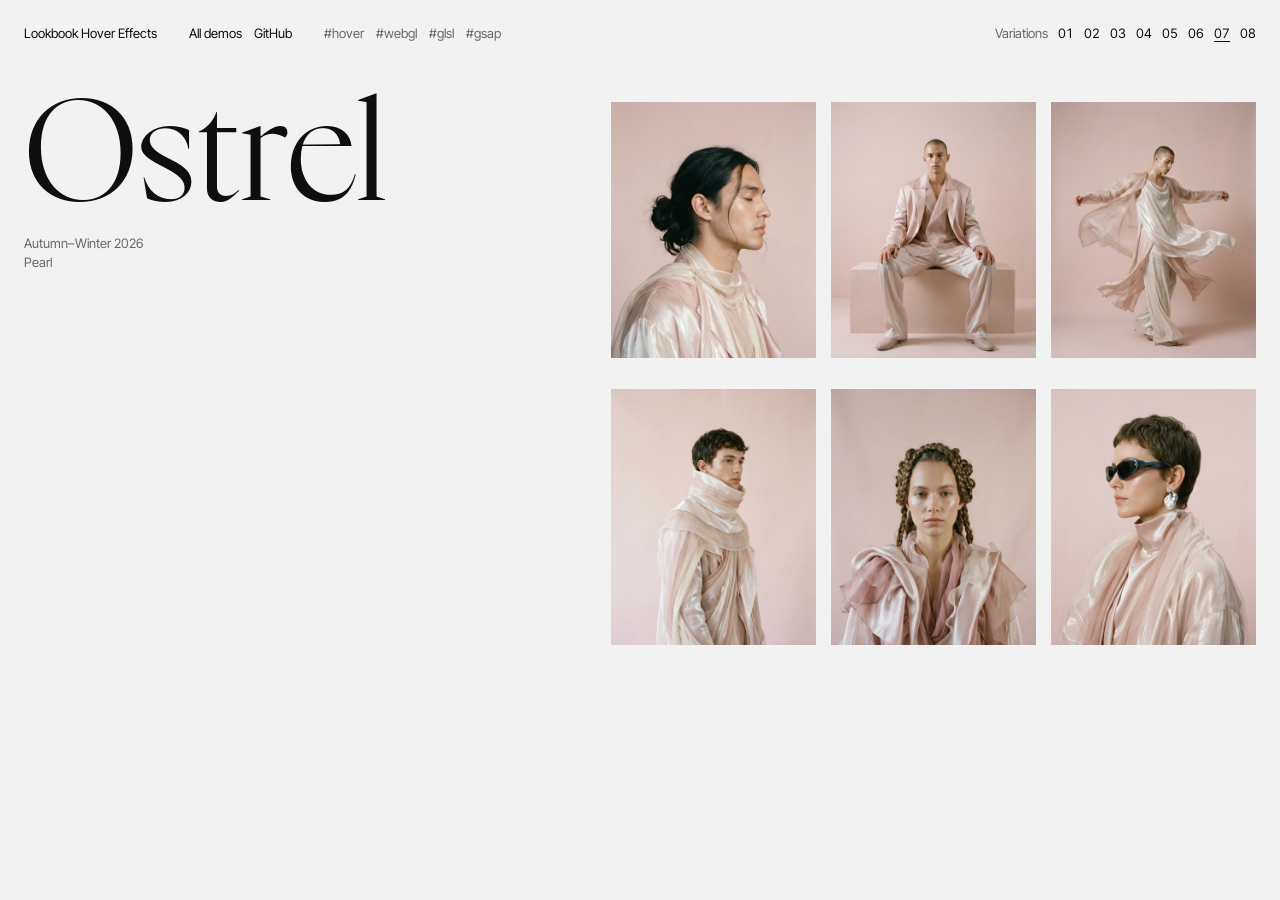
<file: index7.html>
<!DOCTYPE html>
<html lang="en" class="no-js">
  <head>
    <meta charset="UTF-8" />
    <meta name="viewport" content="width=device-width, initial-scale=1" />
    <title>Lookbook Hover Effects | Demo 7 | Codrops</title>
    <meta name="description" content="Hover a photograph and draw in a clear liquid glass that follows the pointer, bends the picture at its rim, flicks off drops and floods the look in frosted glass. A WebGL and GSAP hover effect." />
    <meta name="keywords" content="hover effect, image hover, liquid glass, frosted glass, metaballs, image grid, WebGL, GLSL shaders, GSAP" />
    <link rel="canonical" href="https://tympanus.net/Demos/LookbookHoverEffects/index7.html" />
    <meta name="theme-color" content="#f2f2f2" />
    <meta property="og:type" content="website" />
    <meta property="og:site_name" content="Codrops" />
    <meta property="og:title" content="Lookbook Hover Effects | Demo 7 | Codrops" />
    <meta property="og:description" content="Hover a photograph and draw in a clear liquid glass that follows the pointer, bends the picture at its rim, flicks off drops and floods the look in frosted glass. A WebGL and GSAP hover effect." />
    <meta property="og:url" content="https://tympanus.net/Demos/LookbookHoverEffects/index7.html" />
    <meta property="og:image" content="https://tympanus.net/Demos/LookbookHoverEffects/og-image.jpg" />
    <meta property="og:image:width" content="1200" />
    <meta property="og:image:height" content="630" />
    <meta property="og:image:alt" content="A lookbook grid of six portraits in cobalt on a beige backdrop; in one, the card’s colour has filled the model’s silhouette before the backdrop" />
    <meta name="twitter:card" content="summary_large_image" />
    <meta name="twitter:site" content="@codrops" />
    <meta name="twitter:title" content="Lookbook Hover Effects | Demo 7 | Codrops" />
    <meta name="twitter:description" content="Hover a photograph and draw in a clear liquid glass that follows the pointer, bends the picture at its rim, flicks off drops and floods the look in frosted glass. A WebGL and GSAP hover effect." />
    <meta name="twitter:image" content="https://tympanus.net/Demos/LookbookHoverEffects/og-image.jpg" />
    <meta name="twitter:image:alt" content="A lookbook grid of six portraits in cobalt on a beige backdrop; in one, the card’s colour has filled the model’s silhouette before the backdrop" />
    <link rel="icon" type="image/svg+xml" href="https://tympanus.net/favicon/favicon.svg" />
    <link rel="shortcut icon" href="https://tympanus.net/favicon/favicon.ico" />
    <link rel="preconnect" href="https://fonts.googleapis.com" />
    <link rel="preconnect" href="https://fonts.gstatic.com" crossorigin />
    <link rel="stylesheet" href="https://fonts.googleapis.com/css2?family=Inter+Tight:wght@400;600&display=swap" />
    <link rel="stylesheet" type="text/css" href="css/base.css" />
    <script>
      document.documentElement.className = 'js';
    </script>
    <!-- Added on the live server only, leave commented out in the repo -->
    <!--script src="//tympanus.net/codrops/adpacks/analytics.js"></script-->
  </head>

  <body class="demo-7 loading" data-effect="liquid">
    <header class="frame">
      <h1 class="frame__title">Lookbook Hover Effects</h1>
      <nav class="frame__links" aria-label="Demo links">
        <a href="https://tympanus.net/codrops/hub/">All demos</a>
        <a href="https://github.com/codrops/LookbookHoverEffects">GitHub</a>
      </nav>
      <nav class="frame__tags" aria-label="Tags">
        <a href="https://tympanus.net/codrops/hub/tag/hover/">#hover</a>
        <a href="https://tympanus.net/codrops/hub/tag/webgl/">#webgl</a>
        <a href="https://tympanus.net/codrops/hub/tag/glsl/">#glsl</a>
        <a href="https://tympanus.net/codrops/hub/tag/gsap/">#gsap</a>
      </nav>
      <nav class="frame__demos" aria-label="Variations">
        <span class="frame__demos-label">Variations</span>
        <a class="frame__demo" href="index.html">01</a>
        <a class="frame__demo" href="index2.html">02</a>
        <a class="frame__demo" href="index3.html">03</a>
        <a class="frame__demo" href="index4.html">04</a>
        <a class="frame__demo" href="index5.html">05</a>
        <a class="frame__demo" href="index6.html">06</a>
        <span class="frame__demo frame__demo--current" aria-current="page">07</span>
        <a class="frame__demo" href="index8.html">08</a>
      </nav>
    </header>
    <main class="lookbook">
      <div class="lookbook__head">
        <h2 class="lookbook__brand">Ostrel</h2>
        <p class="lookbook__meta">Autumn–Winter 2026<br />Pearl</p>
      </div>
      <ul class="looks">
        <li>
          <figure class="look">
            <img class="look__img" src="img/07/1.webp" width="960" height="1200" alt="Model with long hair in a low bun in profile, eyes closed, in pearl satin under a sheer scarf" />
            <figcaption class="look__card">
              <span class="look__label">Look</span>
              <span class="look__num">01</span>
              <span class="look__pieces">Sheer scarf<br />Pearl satin</span>
            </figcaption>
          </figure>
        </li>
        <li>
          <figure class="look">
            <img class="look__img" src="img/07/2.webp" width="960" height="1200" alt="Model with a shaved head seated on a plinth in a blush satin suit" />
            <figcaption class="look__card">
              <span class="look__label">Look</span>
              <span class="look__num">02</span>
              <span class="look__pieces">Satin suit<br />Blush</span>
            </figcaption>
          </figure>
        </li>
        <li>
          <figure class="look">
            <img class="look__img" src="img/07/3.webp" width="960" height="1200" alt="Model with close-cropped hair, arms out, in flowing sheer pearl layers" />
            <figcaption class="look__card">
              <span class="look__label">Look</span>
              <span class="look__num">03</span>
              <span class="look__pieces">Sheer coat<br />Satin trousers</span>
            </figcaption>
          </figure>
        </li>
        <li>
          <figure class="look">
            <img class="look__img" src="img/07/4.webp" width="960" height="1200" alt="Model with dark curly hair in a high draped pearl collar, looking away" />
            <figcaption class="look__card">
              <span class="look__label">Look</span>
              <span class="look__num">04</span>
              <span class="look__pieces">Draped collar<br />Pearl satin</span>
            </figcaption>
          </figure>
        </li>
        <li>
          <figure class="look">
            <img class="look__img" src="img/07/5.webp" width="960" height="1200" alt="Model with braided hair facing the camera in ruffled blush organza and satin" />
            <figcaption class="look__card">
              <span class="look__label">Look</span>
              <span class="look__num">05</span>
              <span class="look__pieces">Ruffled organza<br />Satin</span>
            </figcaption>
          </figure>
        </li>
        <li>
          <figure class="look">
            <img class="look__img" src="img/07/6.webp" width="960" height="1200" alt="Model with a pixie cut in profile, in dark sunglasses, a pearl earring and sheer pearl layers" />
            <figcaption class="look__card">
              <span class="look__label">Look</span>
              <span class="look__num">06</span>
              <span class="look__pieces">Sheer jacket<br />Pearl earring</span>
            </figcaption>
          </figure>
        </li>
      </ul>
    </main>
    <script src="js/gsap.min.js"></script>
    <script type="module" src="js/index.js"></script>
    <!-- Added on the live server only, leave commented out in the repo -->
    <!--script src="https://tympanus.net/codrops/adpacks/cda_sponsor.js"></script-->
  </body>
</html>
</file>
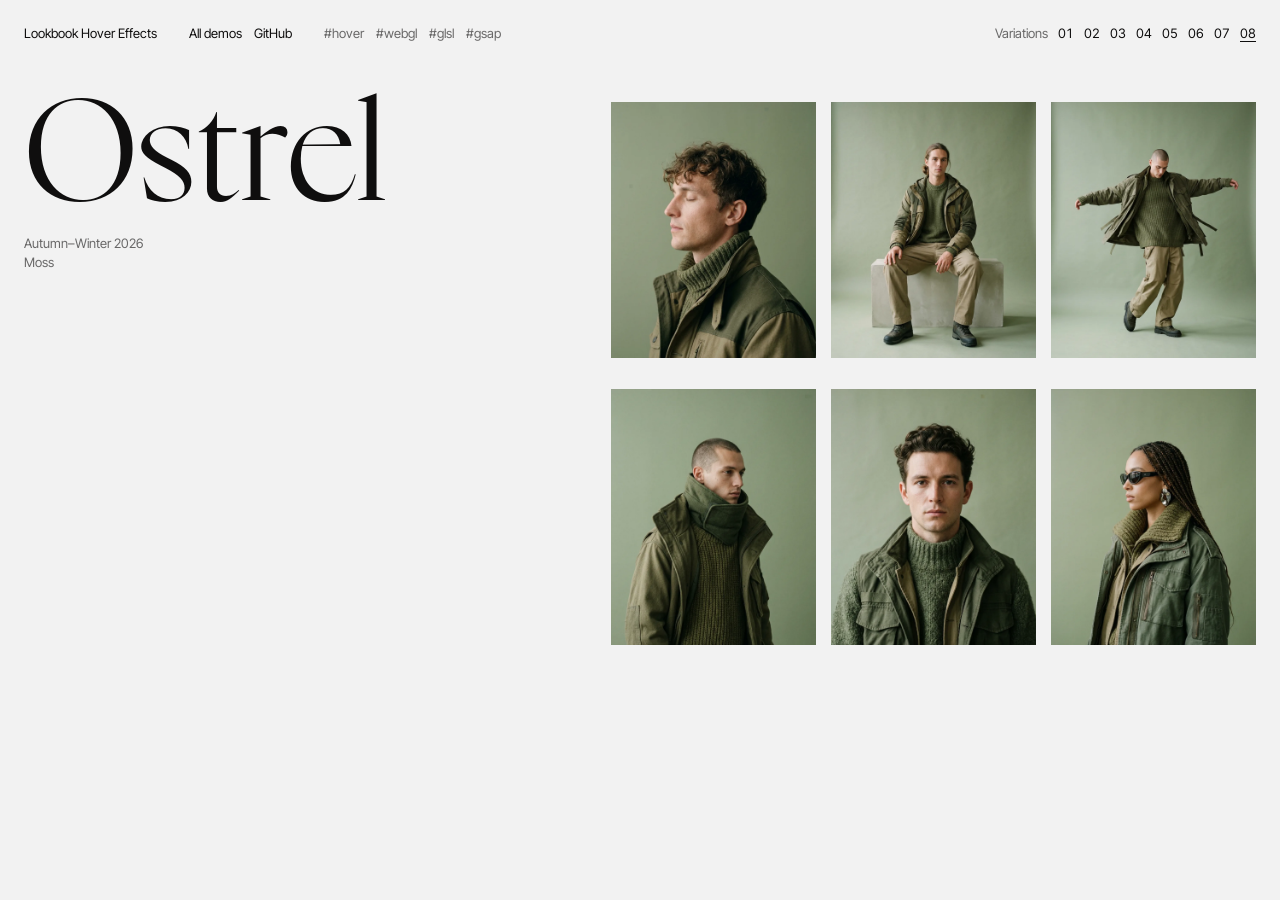
<file: index8.html>
<!DOCTYPE html>
<html lang="en" class="no-js">
  <head>
    <meta charset="UTF-8" />
    <meta name="viewport" content="width=device-width, initial-scale=1" />
    <title>Lookbook Hover Effects | Demo 8 | Codrops</title>
    <meta name="description" content="Hover a photograph and it changes like a channel, in flickering bands of its own scrambled colours that settle into a card. A WebGL and GSAP hover effect." />
    <meta name="keywords" content="hover effect, image hover, image grid, WebGL, GLSL shaders, GSAP" />
    <link rel="canonical" href="https://tympanus.net/Demos/LookbookHoverEffects/index8.html" />
    <meta name="theme-color" content="#f2f2f2" />
    <meta property="og:type" content="website" />
    <meta property="og:site_name" content="Codrops" />
    <meta property="og:title" content="Lookbook Hover Effects | Demo 8 | Codrops" />
    <meta property="og:description" content="Hover a photograph and it changes like a channel, in flickering bands of its own scrambled colours that settle into a card. A WebGL and GSAP hover effect." />
    <meta property="og:url" content="https://tympanus.net/Demos/LookbookHoverEffects/index8.html" />
    <meta property="og:image" content="https://tympanus.net/Demos/LookbookHoverEffects/og-image.jpg" />
    <meta property="og:image:width" content="1200" />
    <meta property="og:image:height" content="630" />
    <meta property="og:image:alt" content="A lookbook grid of six portraits in cobalt on a beige backdrop; in one, the card’s colour has filled the model’s silhouette before the backdrop" />
    <meta name="twitter:card" content="summary_large_image" />
    <meta name="twitter:site" content="@codrops" />
    <meta name="twitter:title" content="Lookbook Hover Effects | Demo 8 | Codrops" />
    <meta name="twitter:description" content="Hover a photograph and it changes like a channel, in flickering bands of its own scrambled colours that settle into a card. A WebGL and GSAP hover effect." />
    <meta name="twitter:image" content="https://tympanus.net/Demos/LookbookHoverEffects/og-image.jpg" />
    <meta name="twitter:image:alt" content="A lookbook grid of six portraits in cobalt on a beige backdrop; in one, the card’s colour has filled the model’s silhouette before the backdrop" />
    <link rel="icon" type="image/svg+xml" href="https://tympanus.net/favicon/favicon.svg" />
    <link rel="shortcut icon" href="https://tympanus.net/favicon/favicon.ico" />
    <link rel="preconnect" href="https://fonts.googleapis.com" />
    <link rel="preconnect" href="https://fonts.gstatic.com" crossorigin />
    <link rel="stylesheet" href="https://fonts.googleapis.com/css2?family=Inter+Tight:wght@400;600&display=swap" />
    <link rel="stylesheet" type="text/css" href="css/base.css" />
    <script>
      document.documentElement.className = 'js';
    </script>
    <!-- Added on the live server only, leave commented out in the repo -->
    <!--script src="//tympanus.net/codrops/adpacks/analytics.js"></script-->
  </head>

  <body class="demo-8 loading" data-effect="channel">
    <header class="frame">
      <h1 class="frame__title">Lookbook Hover Effects</h1>
      <nav class="frame__links" aria-label="Demo links">
        <a href="https://tympanus.net/codrops/hub/">All demos</a>
        <a href="https://github.com/codrops/LookbookHoverEffects">GitHub</a>
      </nav>
      <nav class="frame__tags" aria-label="Tags">
        <a href="https://tympanus.net/codrops/hub/tag/hover/">#hover</a>
        <a href="https://tympanus.net/codrops/hub/tag/webgl/">#webgl</a>
        <a href="https://tympanus.net/codrops/hub/tag/glsl/">#glsl</a>
        <a href="https://tympanus.net/codrops/hub/tag/gsap/">#gsap</a>
      </nav>
      <nav class="frame__demos" aria-label="Variations">
        <span class="frame__demos-label">Variations</span>
        <a class="frame__demo" href="index.html">01</a>
        <a class="frame__demo" href="index2.html">02</a>
        <a class="frame__demo" href="index3.html">03</a>
        <a class="frame__demo" href="index4.html">04</a>
        <a class="frame__demo" href="index5.html">05</a>
        <a class="frame__demo" href="index6.html">06</a>
        <a class="frame__demo" href="index7.html">07</a>
        <span class="frame__demo frame__demo--current" aria-current="page">08</span>
      </nav>
    </header>
    <main class="lookbook">
      <div class="lookbook__head">
        <h2 class="lookbook__brand">Ostrel</h2>
        <p class="lookbook__meta">Autumn–Winter 2026<br />Moss</p>
      </div>
      <ul class="looks">
        <li>
          <figure class="look">
            <img class="look__img" src="img/08/1.webp" width="960" height="1200" alt="Model with a curly fringe in profile, eyes closed, in an olive field jacket over a moss knit" />
            <figcaption class="look__card">
              <span class="look__label">Look</span>
              <span class="look__num">01</span>
              <span class="look__pieces">Field jacket<br />Moss knit</span>
            </figcaption>
          </figure>
        </li>
        <li>
          <figure class="look">
            <img class="look__img" src="img/08/2.webp" width="960" height="1200" alt="Model with long hair tied back seated on a plinth in an olive parka and khaki trousers" />
            <figcaption class="look__card">
              <span class="look__label">Look</span>
              <span class="look__num">02</span>
              <span class="look__pieces">Utility parka<br />Khaki trousers</span>
            </figcaption>
          </figure>
        </li>
        <li>
          <figure class="look">
            <img class="look__img" src="img/08/3.webp" width="960" height="1200" alt="Model with a shaved head, arms out, in an olive parka over a chunky knit" />
            <figcaption class="look__card">
              <span class="look__label">Look</span>
              <span class="look__num">03</span>
              <span class="look__pieces">Field parka<br />Chunky knit</span>
            </figcaption>
          </figure>
        </li>
        <li>
          <figure class="look">
            <img class="look__img" src="img/08/4.webp" width="960" height="1200" alt="Model with close-cropped hair in a moss funnel-neck knit under an olive jacket, looking away" />
            <figcaption class="look__card">
              <span class="look__label">Look</span>
              <span class="look__num">04</span>
              <span class="look__pieces">Funnel-neck knit<br />Olive jacket</span>
            </figcaption>
          </figure>
        </li>
        <li>
          <figure class="look">
            <img class="look__img" src="img/08/5.webp" width="960" height="1200" alt="Model with wavy hair facing the camera in an olive field jacket over a moss rollneck" />
            <figcaption class="look__card">
              <span class="look__label">Look</span>
              <span class="look__num">05</span>
              <span class="look__pieces">Field jacket<br />Rollneck</span>
            </figcaption>
          </figure>
        </li>
        <li>
          <figure class="look">
            <img class="look__img" src="img/08/6.webp" width="960" height="1200" alt="Model with long braids in profile, in dark sunglasses, a silver earring and an olive jacket with a knit collar" />
            <figcaption class="look__card">
              <span class="look__label">Look</span>
              <span class="look__num">06</span>
              <span class="look__pieces">Olive jacket<br />Knit collar</span>
            </figcaption>
          </figure>
        </li>
      </ul>
    </main>
    <script src="js/gsap.min.js"></script>
    <script type="module" src="js/index.js"></script>
    <!-- Added on the live server only, leave commented out in the repo -->
    <!--script src="https://tympanus.net/codrops/adpacks/cda_sponsor.js"></script-->
  </body>
</html>
</file>
<file: css/base.css>
/* Lookbook Hover Effects · the page frame, the lookbook, and the card each effect wipes in. */

/* Nyght Serif (Maksym Kobuzan, SIL OFL: fonts/OFL.txt) for the label's name
   and the look numbers. */
@font-face {
  font-family: 'Nyght Serif';
  src: url('../fonts/NyghtSerif-Light.otf') format('opentype');
  font-weight: 300;
  font-display: block;
}

*,
*::before,
*::after {
  box-sizing: border-box;
}

:root {
  --bg: #f2f2f2;
  --text: #0f0e0e;
  --card: #2340a3;
  --card-text: #f4efe6;
  --font: 'Inter Tight', system-ui, sans-serif;
  --display: 'Nyght Serif', Georgia, serif;
  --gutter: 24px;
  font-size: 13px;
}

/* Each variation is its own series of photographs, and its card takes a
   colour from them (01's is the default above). */
.demo-2 {
  --card: #2c675f;
  --card-text: #f4efe6;
}

.demo-3 {
  --card: #5c1822;
  --card-text: #f4efe6;
}

.demo-4 {
  --card: #e0ca76;
  --card-text: #24200f;
}

.demo-5 {
  --card: #55407f;
  --card-text: #f4efe6;
}

.demo-6 {
  --card: #a0141e;
  --card-text: #f4efe6;
}

/* 07's card is glass instead: a tinted veil over the photograph, which shows
   through it frosted. */
.demo-7 {
  --card: rgba(151, 28, 239, 0.45);
  --card-text: #f4efe6;
}

.demo-8 {
  --card: #3b4a24;
  --card-text: #f4efe6;
}

html,
body {
  margin: 0;
  background: var(--bg);
}

/* The frame at the top, the lookbook, and any credit at the foot of the
   screen. */
body {
  display: flex;
  flex-direction: column;
  min-height: 100svh;
  color: var(--text);
  font-family: var(--font);
  line-height: 1.4;
  -webkit-font-smoothing: antialiased;
  -moz-osx-font-smoothing: grayscale;
}

a {
  color: inherit;
  text-decoration: none;
}

p,
h1,
h2,
ul,
figure {
  margin: 0;
}

/* Until the fonts and photographs are in: a hairline bar, then the page. */
.js .loading::before,
.js .loading::after {
  content: '';
  position: fixed;
  z-index: 1000;
}

.js .loading::before {
  inset: 0;
  background: var(--bg);
}

.js .loading::after {
  top: 50%;
  left: 50%;
  width: 120px;
  height: 1px;
  margin-left: -60px;
  background: var(--text);
  transform-origin: 0 50%;
  animation: loading 1.2s ease-in-out infinite alternate;
}

@keyframes loading {
  from {
    transform: scaleX(0.1);
  }
  to {
    transform: scaleX(1);
  }
}

/* Frame ------------------------------------------------------------------ */

.frame {
  display: grid;
  grid-template-columns: auto auto 1fr auto;
  gap: 8px 32px;
  align-items: start;
  padding: var(--gutter);
}

.frame__title {
  font-size: 1rem;
  font-weight: 400;
}

.frame__links,
.frame__tags {
  display: flex;
  gap: 12px;
}

.frame__links a:hover,
.frame__tags a:hover,
.frame__demo:hover,
.credit a:hover {
  opacity: 0.6;
}

/* Where a variation is based on someone else's effect, a note at the foot
   of the screen, set like the demo's title. */
.credit {
  margin: 0;
  padding: 0 var(--gutter) var(--gutter);
  font-size: 1rem;
}

.credit a {
  text-decoration: underline;
  text-underline-offset: 3px;
}

.frame__tags {
  opacity: 0.6;
}

/* The variations, numbered. */
.frame__demos {
  display: grid;
  grid-template-columns: auto repeat(8, auto);
  gap: 2px 10px;
  justify-content: end;
}

.frame__demos-label {
  opacity: 0.6;
}

.frame__demo {
  font-variant-numeric: tabular-nums;
}

.frame__demo--current {
  text-decoration: underline;
  text-underline-offset: 3px;
}

/* The lookbook ------------------------------------------------------------- */

/* The label's name and the collection in a column on the left, the looks
   on the right: the name at the top with the collection under it. */
.lookbook {
  flex: 1;
  display: grid;
  grid-template-columns: 1fr auto;
  align-content: start;
  gap: var(--gutter);
  padding: 4vh var(--gutter) var(--gutter);
}

.lookbook__head {
  display: flex;
  flex-direction: column;
  gap: 1.5rem;
}

/* The sponsor line the live server adds to the frame (#cdawrap), which
   js/index.js moves to the foot of that column, level with the last row:
   space that's empty anyway, so nothing moves when it comes in. */
.lookbook #cdawrap {
  grid-area: auto;
  justify-self: start;
  max-width: 250px;
  margin-top: auto;
  text-align: left;
}

.lookbook__brand {
  font-size: clamp(56px, 11vw, 168px);
  font-family: var(--display);
  font-weight: 300;
  line-height: 0.8;
}

.lookbook__meta {
  opacity: 0.6;
}

/* Six 4:5 photographs, three to a row: small enough that both rows fit on
   the screen under the frame and above any credit (7rem is the frame's one
   row and the gutters, 4vh the lookbook's top padding), close together
   across and further apart down, so each row reads as a strip. The card's
   type is sized to its look (cqw). */
.looks {
  --look: min(16vw, (100svh - 7rem - 4vh - var(--credit, 0px) - 2.4vw) * 0.4);
  display: grid;
  grid-template-columns: repeat(3, var(--look));
  gap: 2.4vw 1.2vw;
  padding: 0;
  list-style: none;
}

/* Room for a credit at the foot (a line and its gutter). */
body:has(.credit) .looks {
  --credit: 3.25rem;
}

.look {
  position: relative;
  aspect-ratio: 4 / 5;
  container-type: inline-size;
}

.look__img {
  display: block;
  width: 100%;
  height: 100%;
  object-fit: cover;
}

/* The card the effect brings in over the photograph, cut down to nothing
   until then. The WebGL effects paint it from this layout onto their canvas
   and leave it cut; 03 uncovers it by setting its clip-path. Screen readers
   read it here either way. */
.look__card {
  position: absolute;
  inset: 0;
  display: flex;
  flex-direction: column;
  padding: 7cqw;
  background: var(--card);
  color: var(--card-text);
  clip-path: polygon(0 0, 0 0, 0 0);
}

/* Without JavaScript or WebGL 2, the card simply shows on hover. */
.no-js .look:hover .look__card,
.plain .look:hover .look__card {
  clip-path: none;
}

/* 07's effect frosts the photograph itself; without it, the browser does. */
.no-js .demo-7 .look__card,
.plain .demo-7 .look__card {
  backdrop-filter: blur(8px);
}

/* The effect's canvas, over the photograph. */
.look__canvas {
  position: absolute;
  inset: 0;
  width: 100%;
  height: 100%;
  pointer-events: none;
}

.look__num {
  font-size: 38cqw;
  font-family: var(--display);
  font-weight: 300;
  line-height: 0.8;
  margin-top: 2cqw;
}

.look__pieces {
  margin-top: auto;
}

/* Smaller screens ---------------------------------------------------------- */

@media (max-width: 760px) {
  :root {
    --gutter: 16px;
  }

  .frame {
    grid-template-columns: 1fr;
  }

  .frame__demos {
    justify-content: start;
  }

  .lookbook {
    grid-template-columns: 1fr;
  }

  /* The label's name and the collection above the looks, and the sponsor
     line after the looks, where it moves nothing either. */
  .lookbook__head {
    display: contents;
  }

  .lookbook #cdawrap {
    order: 1;
  }

  .looks {
    grid-template-columns: repeat(2, minmax(0, 1fr));
    gap: 16px;
  }
}
</file>
